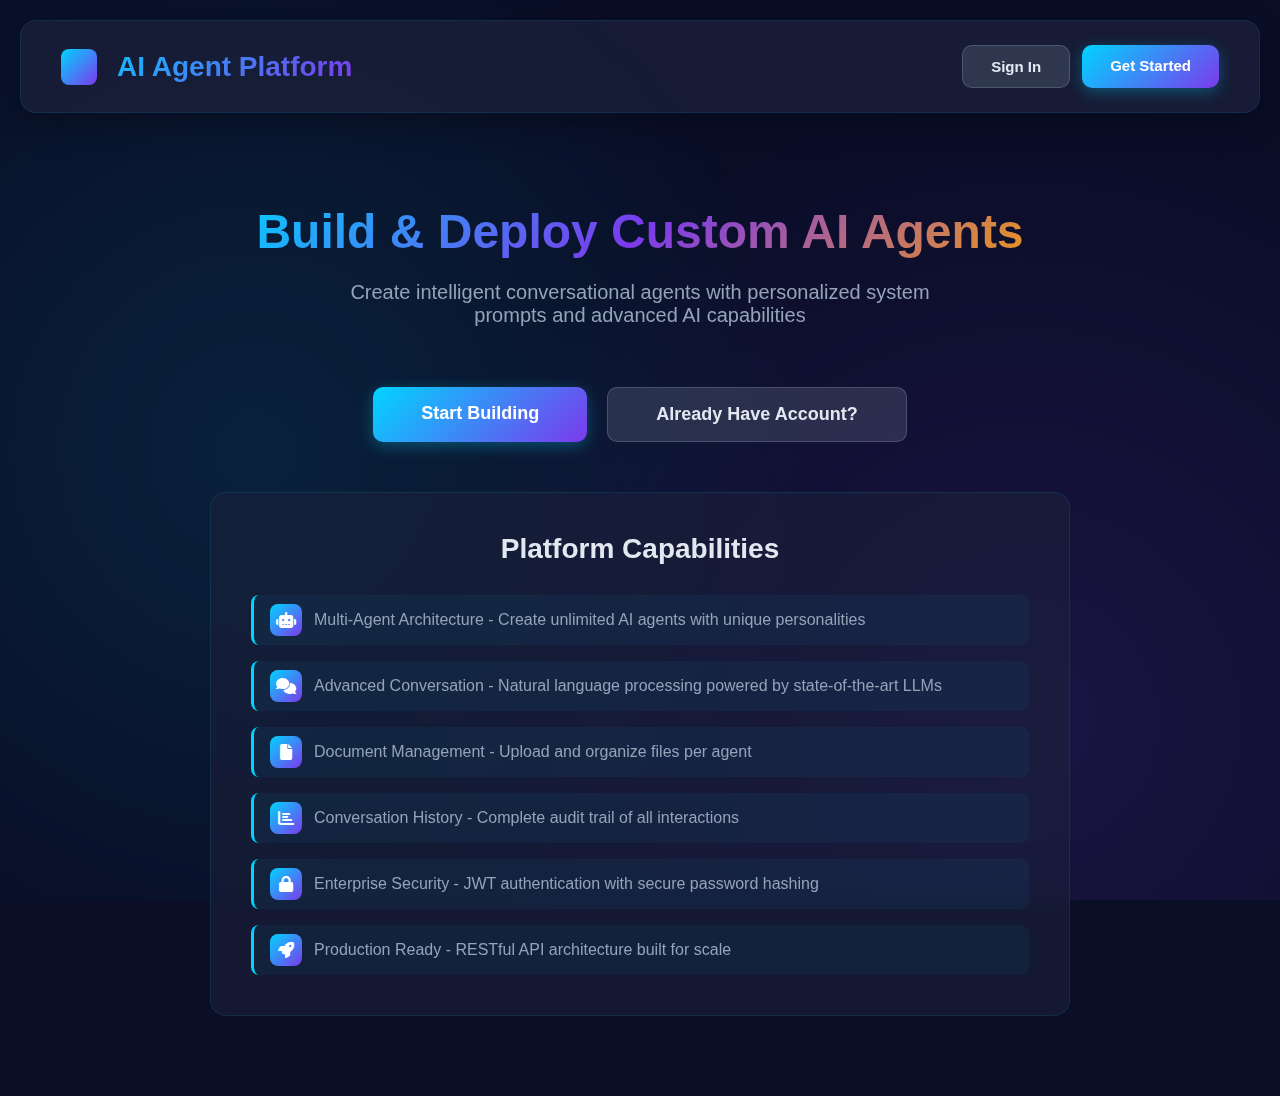
<file: templates/index.html>
<!DOCTYPE html>
<html lang="en">
<head>
    <meta charset="UTF-8">
    <meta name="viewport" content="width=device-width, initial-scale=1.0">
    <title>AI Agent Platform - Next-Gen Chatbot Solution</title>
    <link rel="stylesheet" href="https://cdnjs.cloudflare.com/ajax/libs/font-awesome/6.5.1/css/all.min.css">
    <link rel="stylesheet" href="/static/css/style.css">
</head>
<body>
    <div class="container">
        <header>
            <h1><span style="display: inline-flex; align-items: center; justify-content: center; width: 36px; height: 36px; background: linear-gradient(135deg, var(--primary), var(--secondary)); border-radius: 8px; margin-right: 8px;"><i class="fas fa-bolt"></i></span>AI Agent Platform</h1>
            <div style="display: flex; gap: 12px;">
                <a href="/login/" class="btn btn-secondary">Sign In</a>
                <a href="/register/" class="btn btn-primary">Get Started</a>
            </div>
        </header>
        
        <main class="home-content">
            <div class="hero">
                <h2>Build & Deploy Custom AI Agents</h2>
                <p>Create intelligent conversational agents with personalized system prompts and advanced AI capabilities</p>
            </div>
            
            <div class="action-buttons">
                <a href="/register/" class="btn btn-primary">Start Building</a>
                <a href="/login/" class="btn btn-secondary">Already Have Account?</a>
            </div>
            
            <div class="features">
                <h3>Platform Capabilities</h3>
                <ul>
                    <li>Multi-Agent Architecture - Create unlimited AI agents with unique personalities</li>
                    <li>Advanced Conversation - Natural language processing powered by state-of-the-art LLMs</li>
                    <li>Document Management - Upload and organize files per agent</li>
                    <li>Conversation History - Complete audit trail of all interactions</li>
                    <li>Enterprise Security - JWT authentication with secure password hashing</li>
                    <li>Production Ready - RESTful API architecture built for scale</li>
                </ul>
            </div>
        </main>
    </div>
</body>
</html>
</file>
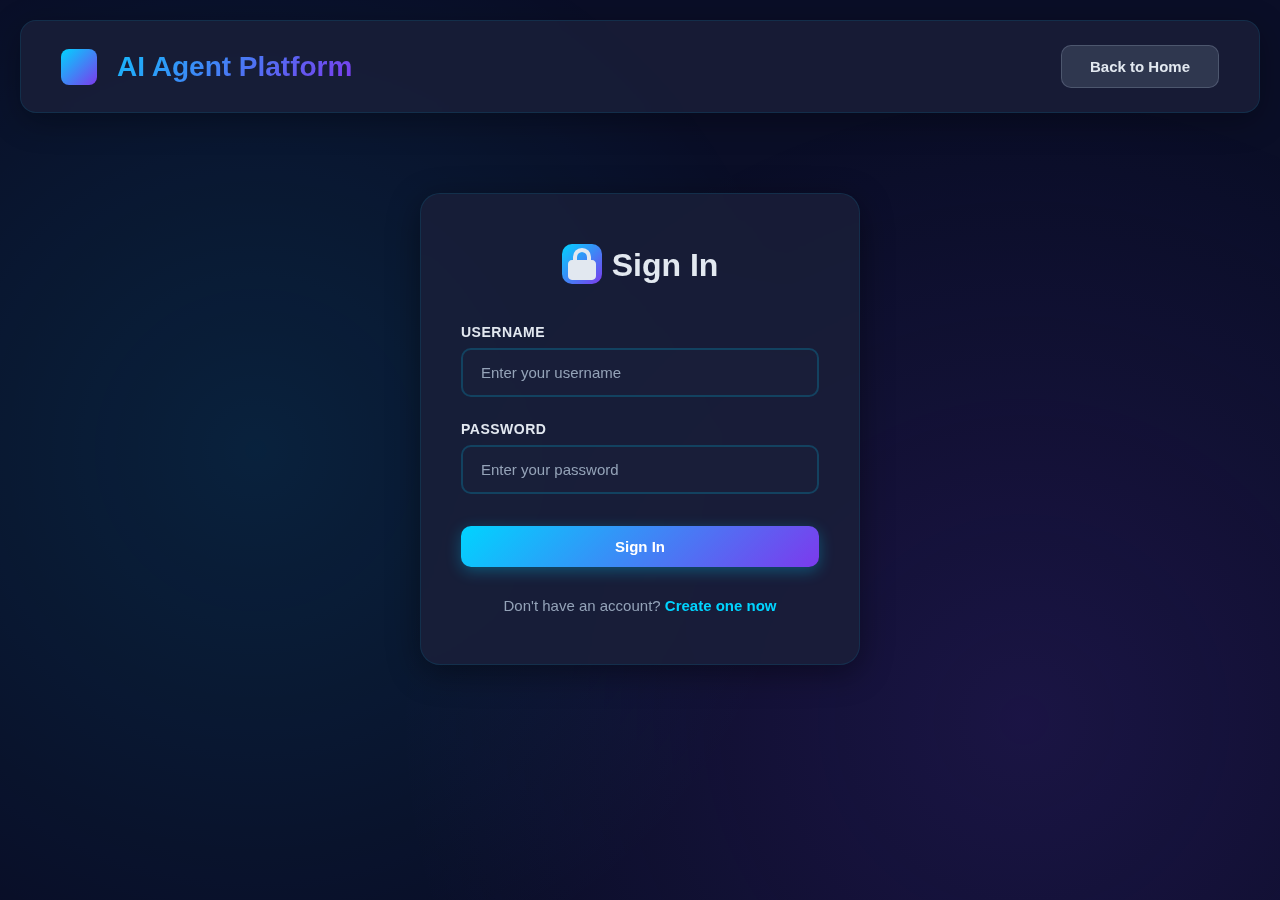
<file: templates/login.html>
<!DOCTYPE html>
<html lang="en">
<head>
    <meta charset="UTF-8">
    <meta name="viewport" content="width=device-width, initial-scale=1.0">
    <title>Sign In - AI Agent Platform</title>
    <link rel="stylesheet" href="https://cdnjs.cloudflare.com/ajax/libs/font-awesome/6.5.1/css/all.min.css">
    <link rel="stylesheet" href="/static/css/style.css">
</head>
<body>
    <div class="container">
        <header>
            <h1><span style="display: inline-flex; align-items: center; justify-content: center; width: 36px; height: 36px; background: linear-gradient(135deg, var(--primary), var(--secondary)); border-radius: 8px; margin-right: 8px;"><i class="fas fa-bolt"></i></span>AI Agent Platform</h1>
            <a href="/" class="btn btn-secondary">Back to Home</a>
        </header>
        
        <main class="auth-content">
            <div class="auth-form">
                <h2><span style="display: inline-flex; align-items: center; justify-content: center; width: 40px; height: 40px; background: linear-gradient(135deg, var(--primary), var(--secondary)); border-radius: 10px; margin-right: 10px;"><i class="fas fa-lock"></i></span>Sign In</h2>
                <form id="loginForm">
                    <div class="form-group">
                        <label for="username">Username</label>
                        <input type="text" id="username" name="username" placeholder="Enter your username" required>
                    </div>
                    
                    <div class="form-group">
                        <label for="password">Password</label>
                        <input type="password" id="password" name="password" placeholder="Enter your password" required>
                    </div>
                    
                    <button type="submit" class="btn btn-primary" style="width: 100%; margin-top: 8px;">Sign In</button>
                </form>
                
                <div id="message" class="message"></div>
                
                <p class="auth-link">
                    Don't have an account? <a href="/register/">Create one now</a>
                </p>
            </div>
        </main>
    </div>
    
    <script src="/static/js/auth.js"></script>
</body>
</html>
</file>
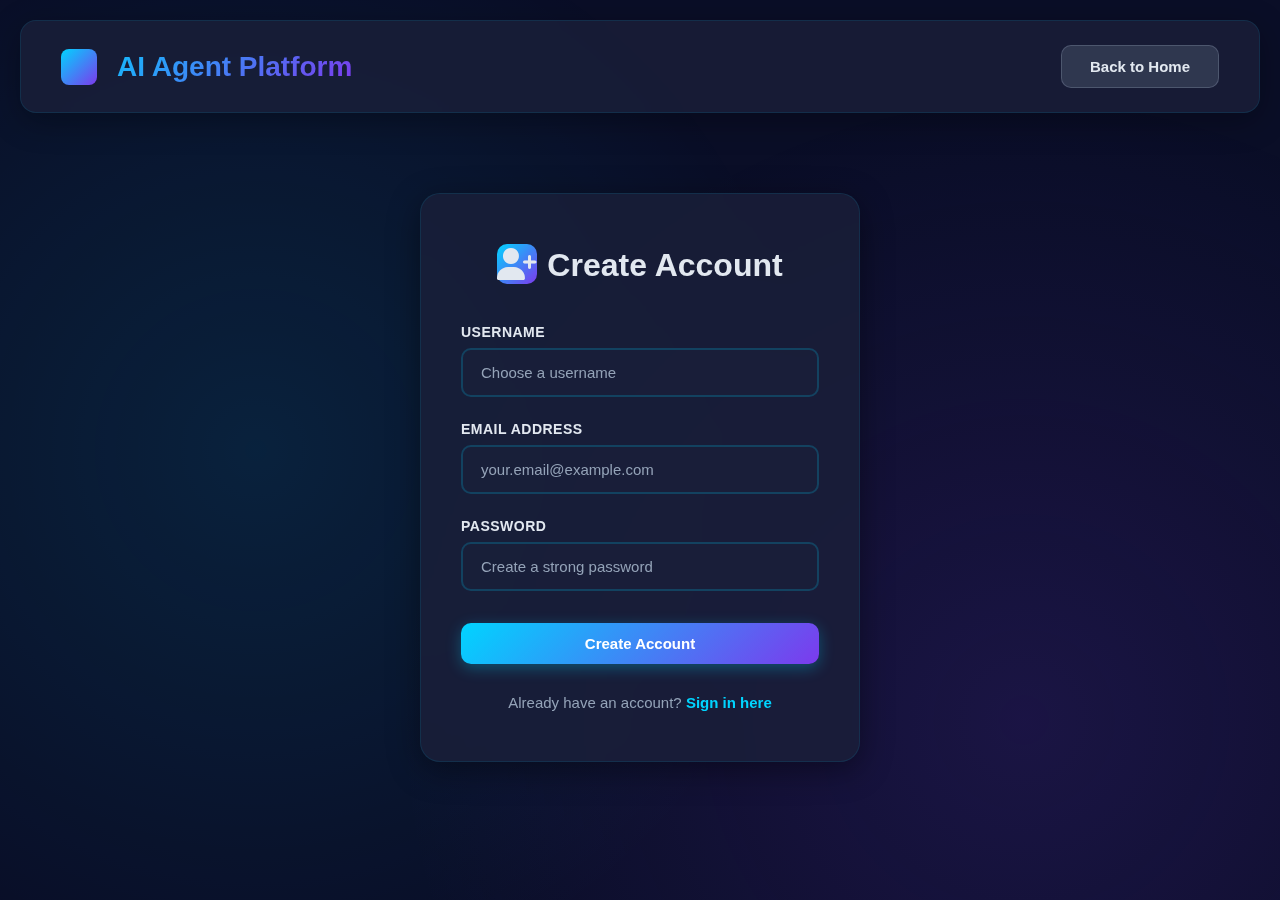
<file: templates/register.html>
<!DOCTYPE html>
<html lang="en">
<head>
    <meta charset="UTF-8">
    <meta name="viewport" content="width=device-width, initial-scale=1.0">
    <title>Create Account - AI Agent Platform</title>
    <link rel="stylesheet" href="https://cdnjs.cloudflare.com/ajax/libs/font-awesome/6.5.1/css/all.min.css">
    <link rel="stylesheet" href="/static/css/style.css">
</head>
<body>
    <div class="container">
        <header>
            <h1><span style="display: inline-flex; align-items: center; justify-content: center; width: 36px; height: 36px; background: linear-gradient(135deg, var(--primary), var(--secondary)); border-radius: 8px; margin-right: 8px;"><i class="fas fa-bolt"></i></span>AI Agent Platform</h1>
            <a href="/" class="btn btn-secondary">Back to Home</a>
        </header>
        
        <main class="auth-content">
            <div class="auth-form">
                <h2><span style="display: inline-flex; align-items: center; justify-content: center; width: 40px; height: 40px; background: linear-gradient(135deg, var(--primary), var(--secondary)); border-radius: 10px; margin-right: 10px;"><i class="fas fa-user-plus"></i></span>Create Account</h2>
                <form id="registerForm">
                    <div class="form-group">
                        <label for="username">Username</label>
                        <input type="text" id="username" name="username" placeholder="Choose a username" required>
                    </div>
                    
                    <div class="form-group">
                        <label for="email">Email Address</label>
                        <input type="email" id="email" name="email" placeholder="your.email@example.com" required>
                    </div>
                    
                    <div class="form-group">
                        <label for="password">Password</label>
                        <input type="password" id="password" name="password" placeholder="Create a strong password" required>
                    </div>
                    
                    <button type="submit" class="btn btn-primary" style="width: 100%; margin-top: 8px;">Create Account</button>
                </form>
                
                <div id="message" class="message"></div>
                
                <p class="auth-link">
                    Already have an account? <a href="/login/">Sign in here</a>
                </p>
            </div>
        </main>
    </div>
    
    <script src="/static/js/auth.js"></script>
</body>
</html>
</file>
<file: static/css/style.css>
/* Global Styles - Modern Dark Theme */
* {
    margin: 0;
    padding: 0;
    box-sizing: border-box;
}

:root {
    --primary: #00d4ff;
    --secondary: #7c3aed;
    --dark-bg: #0a0e27;
    --card-bg: #1a1f3a;
    --text-light: #e2e8f0;
    --text-muted: #94a3b8;
    --accent: #f59e0b;
    --success: #10b981;
    --danger: #ef4444;
}

body {
    font-family: 'Inter', -apple-system, BlinkMacSystemFont, 'Segoe UI', sans-serif;
    background: var(--dark-bg);
    color: var(--text-light);
    min-height: 100vh;
    position: relative;
    overflow-x: hidden;
}

body::before {
    content: '';
    position: fixed;
    top: 0;
    left: 0;
    width: 100%;
    height: 100%;
    background: 
        radial-gradient(circle at 20% 50%, rgba(0, 212, 255, 0.1) 0%, transparent 50%),
        radial-gradient(circle at 80% 80%, rgba(124, 58, 237, 0.15) 0%, transparent 50%);
    pointer-events: none;
    z-index: 0;
}

.container {
    max-width: 1400px;
    margin: 0 auto;
    position: relative;
    z-index: 1;
    padding: 20px;
}

header {
    background: rgba(26, 31, 58, 0.8);
    -webkit-backdrop-filter: blur(10px);
    backdrop-filter: blur(10px);
    border: 1px solid rgba(0, 212, 255, 0.1);
    border-radius: 16px;
    padding: 24px 40px;
    display: flex;
    justify-content: space-between;
    align-items: center;
    margin-bottom: 30px;
    box-shadow: 0 8px 32px rgba(0, 0, 0, 0.3);
}

header h1 {
    font-size: 28px;
    font-weight: 700;
    background: linear-gradient(135deg, var(--primary), var(--secondary));
    -webkit-background-clip: text;
    -webkit-text-fill-color: transparent;
    background-clip: text;
    display: flex;
    align-items: center;
    gap: 12px;
}

main {
    padding: 0;
}

/* Modern Button Styles */
.btn {
    padding: 12px 28px;
    border: none;
    border-radius: 10px;
    cursor: pointer;
    font-size: 15px;
    font-weight: 600;
    text-decoration: none;
    display: inline-block;
    transition: all 0.3s ease;
    position: relative;
    overflow: hidden;
}

.btn::before {
    content: '';
    position: absolute;
    top: 50%;
    left: 50%;
    width: 0;
    height: 0;
    border-radius: 50%;
    background: rgba(255, 255, 255, 0.1);
    transform: translate(-50%, -50%);
    transition: width 0.6s, height 0.6s;
}

.btn:hover::before {
    width: 300px;
    height: 300px;
}

.btn-primary {
    background: linear-gradient(135deg, var(--primary), var(--secondary));
    color: white;
    box-shadow: 0 4px 15px rgba(0, 212, 255, 0.3);
}

.btn-primary:hover {
    transform: translateY(-2px);
    box-shadow: 0 6px 25px rgba(0, 212, 255, 0.4);
}

.btn-secondary {
    background: rgba(148, 163, 184, 0.2);
    color: var(--text-light);
    border: 1px solid rgba(148, 163, 184, 0.3);
}

.btn-secondary:hover {
    background: rgba(148, 163, 184, 0.3);
    border-color: rgba(148, 163, 184, 0.5);
}

.btn-danger {
    background: linear-gradient(135deg, var(--danger), #dc2626);
    color: white;
    box-shadow: 0 4px 15px rgba(239, 68, 68, 0.3);
}

.btn-danger:hover {
    transform: translateY(-2px);
    box-shadow: 0 6px 25px rgba(239, 68, 68, 0.4);
}

/* Modern Form Styles */
.form-group {
    margin-bottom: 24px;
}

.form-group label {
    display: block;
    margin-bottom: 8px;
    font-weight: 600;
    color: var(--text-light);
    font-size: 14px;
    text-transform: uppercase;
    letter-spacing: 0.5px;
}

.form-group input,
.form-group textarea {
    width: 100%;
    padding: 14px 18px;
    background: rgba(26, 31, 58, 0.6);
    border: 2px solid rgba(0, 212, 255, 0.2);
    border-radius: 10px;
    font-size: 15px;
    font-family: inherit;
    color: var(--text-light);
    transition: all 0.3s ease;
}

.form-group input::placeholder,
.form-group textarea::placeholder {
    color: var(--text-muted);
}

.form-group input:focus,
.form-group textarea:focus {
    outline: none;
    border-color: var(--primary);
    background: rgba(26, 31, 58, 0.8);
    box-shadow: 0 0 20px rgba(0, 212, 255, 0.2);
}

/* Message Styles */
.message {
    margin-top: 20px;
    padding: 15px;
    border-radius: 5px;
    display: none;
}

.message.error {
    background: #f8d7da;
    color: #721c24;
    border: 1px solid #f5c6cb;
    display: block;
}

.message.success {
    background: #d4edda;
    color: #155724;
    border: 1px solid #c3e6cb;
    display: block;
}

/* Modern Home Page */
.home-content {
    text-align: center;
    max-width: 900px;
    margin: 0 auto;
    padding: 60px 20px;
}

.hero {
    margin-bottom: 60px;
    animation: fadeInUp 0.8s ease;
}

.hero h2 {
    font-size: 48px;
    font-weight: 800;
    background: linear-gradient(135deg, var(--primary), var(--secondary), var(--accent));
    -webkit-background-clip: text;
    -webkit-text-fill-color: transparent;
    background-clip: text;
    margin-bottom: 20px;
    line-height: 1.2;
}

.hero p {
    font-size: 20px;
    color: var(--text-muted);
    max-width: 600px;
    margin: 0 auto;
}

.action-buttons {
    margin: 50px 0;
    display: flex;
    gap: 20px;
    justify-content: center;
}

.action-buttons .btn {
    padding: 16px 48px;
    font-size: 18px;
}

.features {
    background: rgba(26, 31, 58, 0.6);
    border: 1px solid rgba(0, 212, 255, 0.1);
    border-radius: 16px;
    padding: 40px;
    text-align: left;
    -webkit-backdrop-filter: blur(10px);
    backdrop-filter: blur(10px);
}

.features h3 {
    color: var(--text-light);
    font-size: 28px;
    margin-bottom: 30px;
    text-align: center;
}

.features ul {
    list-style: none;
    display: grid;
    gap: 16px;
}

.features li {
    padding: 16px 16px 16px 60px;
    color: var(--text-muted);
    font-size: 16px;
    background: rgba(0, 212, 255, 0.05);
    border-left: 3px solid var(--primary);
    border-radius: 8px;
    transition: all 0.3s ease;
    position: relative;
}

.features li::before {
    content: '';
    position: absolute;
    left: 16px;
    top: 50%;
    transform: translateY(-50%);
    width: 32px;
    height: 32px;
    background: linear-gradient(135deg, var(--primary), var(--secondary));
    border-radius: 8px;
    display: flex;
    align-items: center;
    justify-content: center;
    font-family: 'Font Awesome 6 Free';
    font-weight: 900;
    font-size: 16px;
    color: white;
}

.features li:nth-child(1)::before {
    content: '\f544';
}

.features li:nth-child(2)::before {
    content: '\f086';
}

.features li:nth-child(3)::before {
    content: '\f15b';
}

.features li:nth-child(4)::before {
    content: '\f080';
}

.features li:nth-child(5)::before {
    content: '\f023';
}

.features li:nth-child(6)::before {
    content: '\f135';
}

.features li:hover {
    background: rgba(0, 212, 255, 0.1);
    transform: translateX(8px);
}

@keyframes fadeInUp {
    from {
        opacity: 0;
        transform: translateY(30px);
    }
    to {
        opacity: 1;
        transform: translateY(0);
    }
}

/* Modern Auth Pages */
.auth-content {
    max-width: 480px;
    margin: 80px auto;
    padding: 0 20px;
}

.auth-form {
    background: rgba(26, 31, 58, 0.8);
    -webkit-backdrop-filter: blur(10px);
    backdrop-filter: blur(10px);
    border: 1px solid rgba(0, 212, 255, 0.1);
    padding: 50px 40px;
    border-radius: 20px;
    box-shadow: 0 8px 32px rgba(0, 0, 0, 0.4);
    animation: slideIn 0.5s ease;
}

.auth-form h2 {
    margin-bottom: 40px;
    color: var(--text-light);
    text-align: center;
    font-size: 32px;
    font-weight: 700;
}

.auth-link {
    text-align: center;
    margin-top: 30px;
    color: var(--text-muted);
    font-size: 15px;
}

.auth-link a {
    color: var(--primary);
    text-decoration: none;
    font-weight: 600;
    transition: color 0.3s ease;
}

.auth-link a:hover {
    color: var(--secondary);
}

@keyframes slideIn {
    from {
        opacity: 0;
        transform: translateY(-20px);
    }
    to {
        opacity: 1;
        transform: translateY(0);
    }
}

/* Modern Agents Page */
.agents-content {
    display: grid;
    grid-template-columns: 450px 1fr;
    gap: 30px;
    padding: 20px;
}

.create-agent {
    background: rgba(26, 31, 58, 0.8);
    -webkit-backdrop-filter: blur(10px);
    backdrop-filter: blur(10px);
    border: 1px solid rgba(0, 212, 255, 0.1);
    padding: 32px;
    border-radius: 16px;
    height: fit-content;
    position: sticky;
    top: 20px;
}

.agents-list {
    background: rgba(26, 31, 58, 0.4);
    border: 1px solid rgba(0, 212, 255, 0.1);
    padding: 32px;
    border-radius: 16px;
    min-height: 500px;
}

.create-agent h2,
.agents-list h2 {
    margin-bottom: 28px;
    color: var(--text-light);
    font-size: 24px;
    font-weight: 700;
    display: flex;
    align-items: center;

}

.agent-card {
    background: rgba(0, 212, 255, 0.05);
    border: 1px solid rgba(0, 212, 255, 0.2);
    padding: 24px;
    border-radius: 12px;
    margin-bottom: 20px;
    transition: all 0.3s ease;
    position: relative;
    overflow: hidden;
}

.agent-card::before {
    content: '';
    position: absolute;
    top: 0;
    left: 0;
    width: 4px;
    height: 100%;
    background: linear-gradient(135deg, var(--primary), var(--secondary));
    opacity: 0;
    transition: opacity 0.3s ease;
}

.agent-card:hover::before {
    opacity: 1;
}

.agent-card:hover {
    transform: translateX(8px);
    background: rgba(0, 212, 255, 0.1);
    border-color: rgba(0, 212, 255, 0.4);
}

.agent-card h3 {
    color: var(--primary);
    margin-bottom: 12px;
    font-size: 20px;
    font-weight: 600;
}

.agent-card p {
    color: var(--text-muted);
    margin-bottom: 12px;
    font-size: 14px;
    line-height: 1.6;
}

.agent-card .agent-actions {
    display: flex;
    gap: 12px;
    margin-top: 20px;
}

/* Modern Chat Interface */
.chat-content {
    display: grid;
    grid-template-columns: 1fr 360px;
    gap: 24px;
    height: calc(100vh - 160px);
    padding: 20px;
}

.chat-container {
    display: flex;
    flex-direction: column;
    background: rgba(26, 31, 58, 0.6);
    -webkit-backdrop-filter: blur(10px);
    backdrop-filter: blur(10px);
    border: 1px solid rgba(0, 212, 255, 0.1);
    border-radius: 16px;
    overflow: hidden;
}

.chat-messages {
    flex: 1;
    padding: 24px;
    overflow-y: auto;
    display: flex;
    flex-direction: column;
    gap: 16px;
}

.chat-messages::-webkit-scrollbar {
    width: 8px;
}

.chat-messages::-webkit-scrollbar-track {
    background: rgba(0, 0, 0, 0.2);
}

.chat-messages::-webkit-scrollbar-thumb {
    background: var(--primary);
    border-radius: 4px;
}

/* Code block scrollbar */
.chat-message pre::-webkit-scrollbar {
    height: 8px;
}

.chat-message pre::-webkit-scrollbar-track {
    background: rgba(0, 0, 0, 0.3);
}

.chat-message pre::-webkit-scrollbar-thumb {
    background: rgba(0, 212, 255, 0.4);
    border-radius: 4px;
}

.chat-message {
    padding: 14px 20px;
    border-radius: 12px;
    max-width: 75%;
    word-wrap: break-word;
    line-height: 1.6;
    animation: messageSlide 0.3s ease;
    position: relative;
}

@keyframes messageSlide {
    from {
        opacity: 0;
        transform: translateY(10px);
    }
    to {
        opacity: 1;
        transform: translateY(0);
    }
}

.chat-message.user {
    background: linear-gradient(135deg, var(--primary), var(--secondary));
    color: white;
    margin-left: auto;
    box-shadow: 0 4px 15px rgba(0, 212, 255, 0.3);
}

.chat-message.assistant {
    background: rgba(148, 163, 184, 0.1);
    color: var(--text-light);
    border: 1px solid rgba(148, 163, 184, 0.2);
    margin-right: auto;
}

/* Code block styling */
.chat-message pre {
    background: rgba(0, 0, 0, 0.4);
    border: 1px solid rgba(0, 212, 255, 0.2);
    border-radius: 8px;
    padding: 16px;
    margin: 12px 0;
    overflow-x: auto;
    font-family: 'Consolas', 'Monaco', 'Courier New', monospace;
    font-size: 14px;
    line-height: 1.5;
}

.chat-message code {
    color: #10b981;
    font-family: 'Consolas', 'Monaco', 'Courier New', monospace;
}

.chat-message .inline-code {
    background: rgba(0, 212, 255, 0.15);
    padding: 2px 6px;
    border-radius: 4px;
    font-size: 13px;
    color: var(--primary);
}

.chat-message strong {
    color: var(--primary);
    font-weight: 700;
}

/* Typing indicator */
.typing-indicator {
    display: flex;
    align-items: center;
    gap: 6px;
    padding: 14px 20px !important;
}

.typing-indicator span {
    width: 8px;
    height: 8px;
    background: var(--primary);
    border-radius: 50%;
    animation: typing 1.4s infinite;
}

.typing-indicator span:nth-child(2) {
    animation-delay: 0.2s;
}

.typing-indicator span:nth-child(3) {
    animation-delay: 0.4s;
}

@keyframes typing {
    0%, 60%, 100% {
        opacity: 0.3;
        transform: scale(0.8);
    }
    30% {
        opacity: 1;
        transform: scale(1.2);
    }
}

.chat-form {
    display: flex;
    gap: 12px;
    padding: 24px;
    background: rgba(10, 14, 39, 0.8);
    border-top: 1px solid rgba(0, 212, 255, 0.1);
}

.chat-form input {
    flex: 1;
    padding: 14px 20px;
    background: rgba(26, 31, 58, 0.6);
    border: 2px solid rgba(0, 212, 255, 0.2);
    border-radius: 12px;
    color: var(--text-light);
    font-size: 15px;
    transition: all 0.3s ease;
}

.chat-form input:focus {
    outline: none;
    border-color: var(--primary);
    box-shadow: 0 0 20px rgba(0, 212, 255, 0.2);
}

.chat-form input::placeholder {
    color: var(--text-muted);
}

.chat-sidebar {
    background: rgba(26, 31, 58, 0.6);
    -webkit-backdrop-filter: blur(10px);
    backdrop-filter: blur(10px);
    border: 1px solid rgba(0, 212, 255, 0.1);
    padding: 24px;
    border-radius: 16px;
    overflow-y: auto;
    display: flex;
    flex-direction: column;
    gap: 24px;
}

.chat-sidebar::-webkit-scrollbar {
    width: 6px;
}

.chat-sidebar::-webkit-scrollbar-track {
    background: rgba(0, 0, 0, 0.2);
}

.chat-sidebar::-webkit-scrollbar-thumb {
    background: var(--primary);
    border-radius: 3px;
}

.chat-sidebar h3 {
    color: var(--text-light);
    margin-bottom: 16px;
    font-size: 18px;
    font-weight: 600;
    display: flex;
    align-items: center;

}

#agentInfo {
    background: rgba(0, 212, 255, 0.05);
    border: 1px solid rgba(0, 212, 255, 0.2);
    padding: 20px;
    border-radius: 12px;
}

#agentInfo p {
    color: var(--text-muted);
    margin-bottom: 12px;
    font-size: 14px;
    line-height: 1.6;
}

#agentInfo p strong {
    color: var(--text-light);
    display: block;
    margin-bottom: 4px;
}

.upload-form {
    display: flex;
    flex-direction: column;
    gap: 12px;
}

.upload-form input[type="file"] {
    padding: 10px;
    background: rgba(26, 31, 58, 0.6);
    border: 2px dashed rgba(0, 212, 255, 0.3);
    border-radius: 8px;
    color: var(--text-light);
    cursor: pointer;
    font-size: 13px;
}

.upload-form input[type="file"]::file-selector-button {
    padding: 8px 16px;
    background: linear-gradient(135deg, var(--primary), var(--secondary));
    color: white;
    border: none;
    border-radius: 6px;
    cursor: pointer;
    margin-right: 12px;
}

#filesList {
    background: rgba(0, 212, 255, 0.05);
    border: 1px solid rgba(0, 212, 255, 0.2);
    padding: 16px;
    border-radius: 12px;
    max-height: 200px;
    overflow-y: auto;
}

.file-item {
    padding: 10px 12px;
    margin-bottom: 8px;
    background: rgba(26, 31, 58, 0.6);
    border-radius: 8px;
    font-size: 13px;
    color: var(--text-light);
    display: flex;
    align-items: center;
    gap: 8px;
    transition: all 0.3s ease;
}

.file-item:hover {
    background: rgba(0, 212, 255, 0.1);
    transform: translateX(4px);
}

/* Message Notifications */
.message {
    margin: 20px auto;
    max-width: 600px;
    padding: 16px 24px;
    border-radius: 12px;
    display: none;
    font-weight: 500;
    animation: slideDown 0.3s ease;
}

@keyframes slideDown {
    from {
        opacity: 0;
        transform: translateY(-20px);
    }
    to {
        opacity: 1;
        transform: translateY(0);
    }
}

.message.error {
    background: rgba(239, 68, 68, 0.2);
    color: #fca5a5;
    border: 1px solid rgba(239, 68, 68, 0.4);
    display: block;
}

.message.success {
    background: rgba(16, 185, 129, 0.2);
    color: #6ee7b7;
    border: 1px solid rgba(16, 185, 129, 0.4);
    display: block;
}

/* Responsive Design */
@media (max-width: 1024px) {
    .agents-content {
        grid-template-columns: 1fr;
    }
    
    .create-agent {
        position: relative;
        top: 0;
    }
    
    .chat-content {
        grid-template-columns: 1fr;
        height: auto;
    }
    
    .chat-sidebar {
        margin-top: 20px;
    }
}

@media (max-width: 768px) {
    header {
        padding: 20px 24px;
        flex-direction: column;
        gap: 16px;
    }
    
    header h1 {
        font-size: 24px;
    }
    
    .hero h2 {
        font-size: 36px;
    }
    
    .action-buttons {
        flex-direction: column;
        width: 100%;
    }
    
    .action-buttons .btn {
        width: 100%;
    }
    
    .chat-message {
        max-width: 85%;
    }
}
</file>
